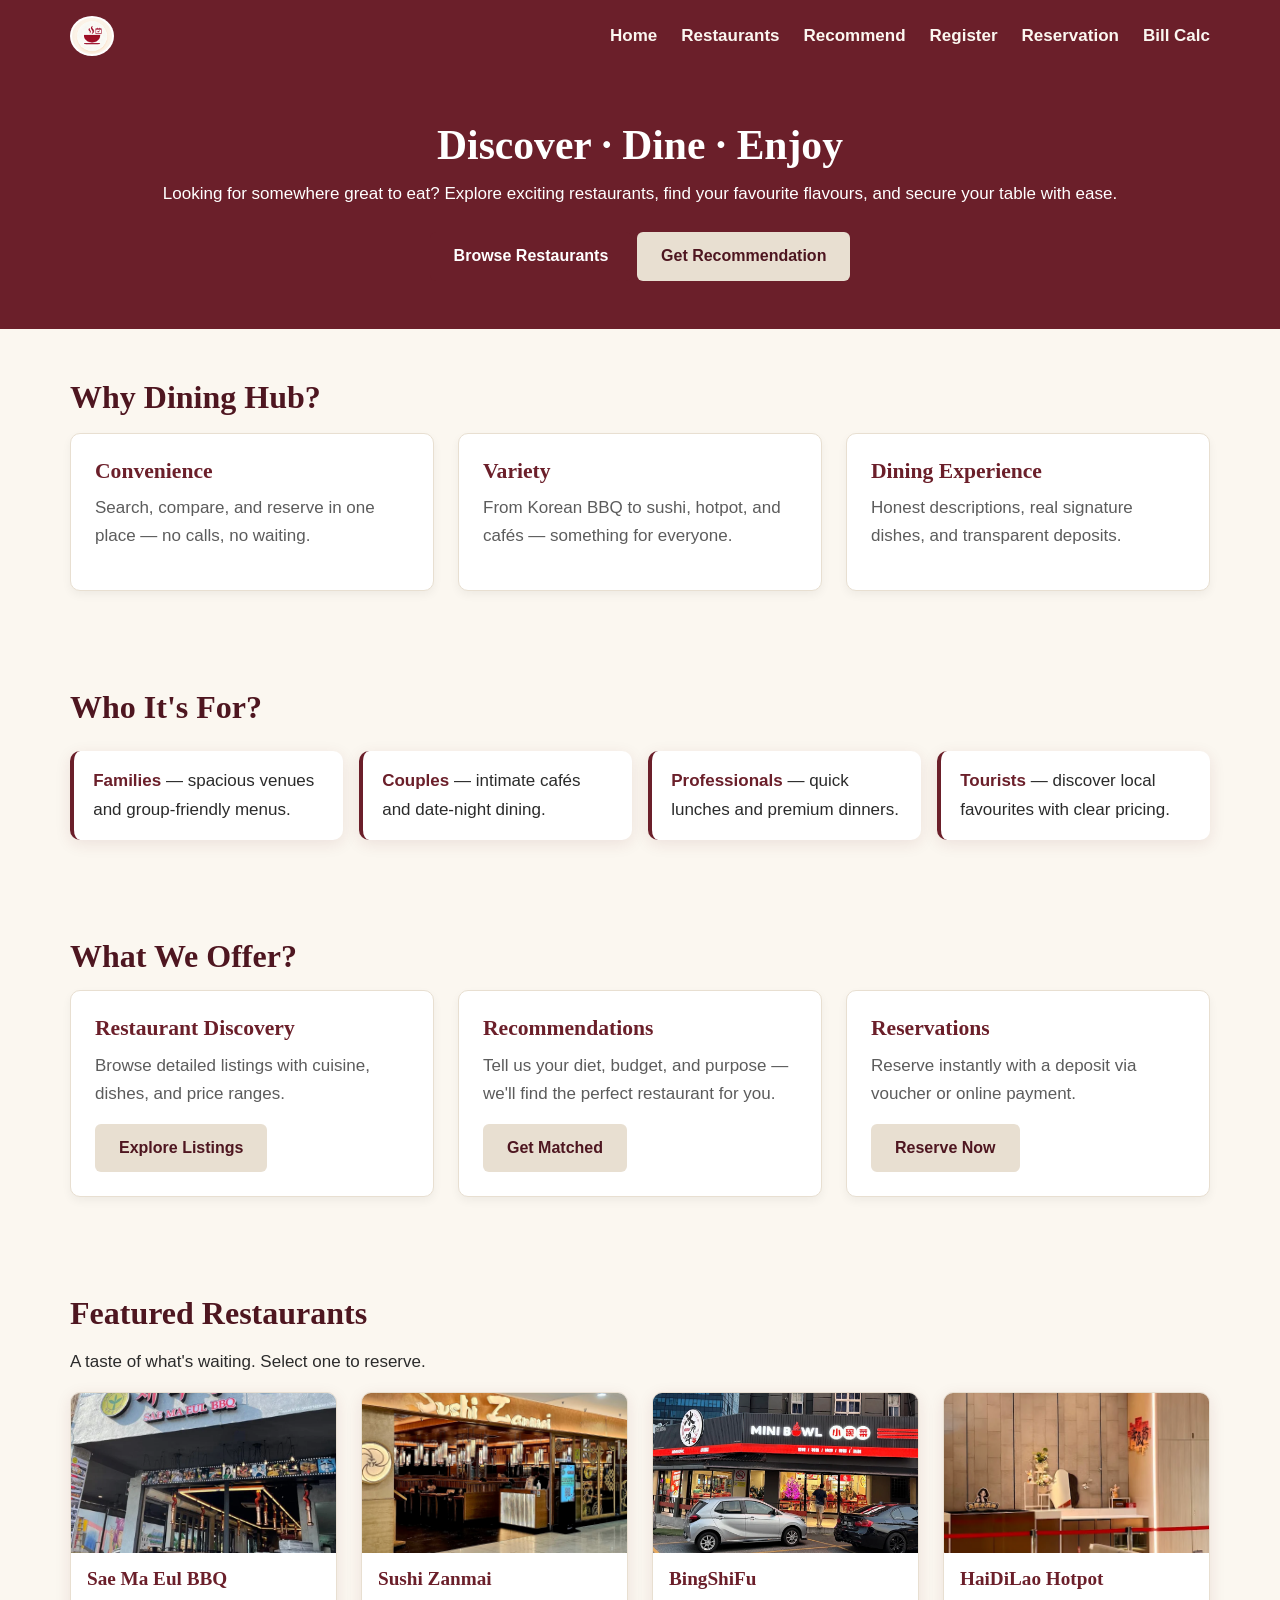
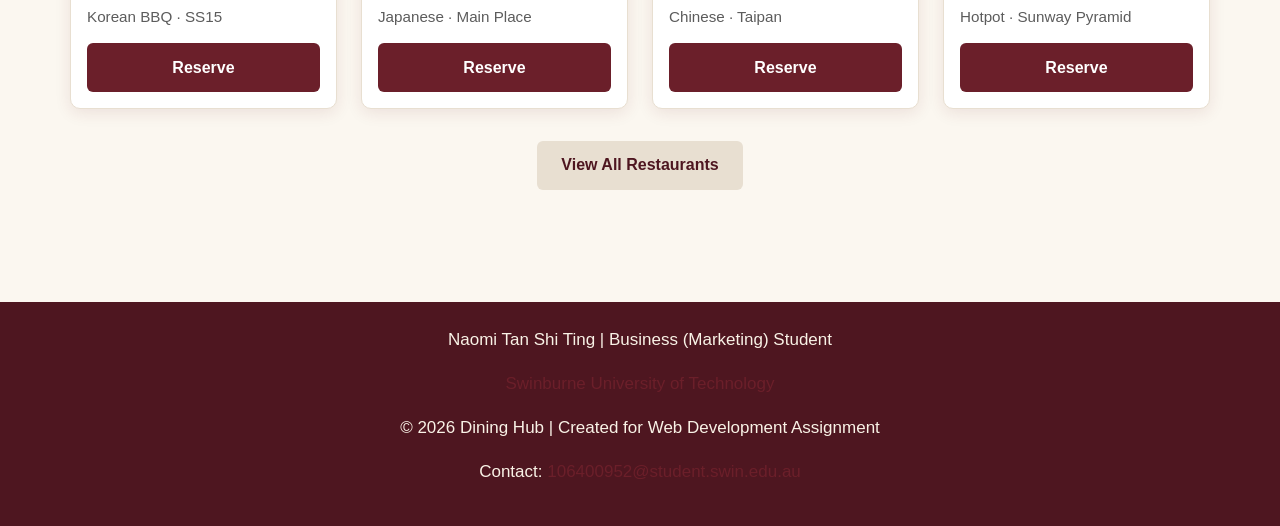
<file: wd_assign2_106400952/index.html>
<!DOCTYPE html>
<html lang="en">
<head>
    <meta charset="utf-8">
    <meta name="description" content="A personal website introducing Naomi">
    <meta name="keywords" content="Naomi, restaurants, recommendations, reservations, Malaysia">
    <meta name="author" content="Naomi Tan Shi Ting">
    <title>Dining Hub| Home</title>

    <link rel="stylesheet" href="css/style.css">
    <script src="js/script.js"></script>
</head>
<body>
    <header>
        <div class="container header-inner">
            <a href="index.html"><img src="image/logo.jpg" alt="Logo" class="logo"></a>
            <nav aria-label="Main navigation">
                <ul>
                    <li><a href="index.html">Home</a></li>
                    <li><a href="restaurants.html">Restaurants</a></li>
                    <li><a href="recommendations.html">Recommend</a></li>
                    <li><a href="register.html">Register</a></li>
                    <li><a href="reservations.html">Reservation</a></li>
                    <li><a href="bill.html">Bill Calc</a></li>
                </ul>
            </nav>
        </div>
    </header>

    <main>
        <section class="page-intro">
            <div class="intro-text">
                    <h1>Discover · Dine · Enjoy</h1>
                    <p>Looking for somewhere great to eat? Explore exciting restaurants, find your favourite flavours, and secure your table with ease.</p>
                    
                    <div style="margin-top: 1.5rem;">
                    <a href="restaurants.html" class="btn btn1">Browse Restaurants</a>
                    <a href="recommendations.html" class="btn btn2">Get Recommendation</a>
                </div>
            </div>
        </section>

        <section class="container">
            <h2>Why Dining Hub?</h2>
            <div class="card-grid" style="margin-top: 1rem;">
                <article class="card">
                    <h3>Convenience</h3>
                    <p>Search, compare, and reserve in one place — no calls, no waiting.</p>
                </article>

                <article class="card">
                    <h3>Variety</h3>
                    <p>From Korean BBQ to sushi, hotpot, and cafés — something for everyone.</p>
                </article>

                <article class="card">
                    <h3>Dining Experience</h3>
                    <p>Honest descriptions, real signature dishes, and transparent deposits.</p>
                </article>
            </div>
        </section>

        <section class="audience">
            <div class="container">
                <h2>Who It's For?</h2>
                <ul class="audience-list">
                    <li><strong>Families</strong> — spacious venues and group-friendly menus.</li>
                    <li><strong>Couples</strong> — intimate cafés and date-night dining.</li>
                    <li><strong>Professionals</strong> — quick lunches and premium dinners.</li>
                    <li><strong>Tourists</strong> — discover local favourites with clear pricing.</li>
                </ul>
            </div>
        </section>

        <section class="services">
            <div class="container">
                <h2>What We Offer?</h2>
                <div class="card-grid">
                    <article class="card">
                        <h3>Restaurant Discovery</h3>
                        <p>Browse detailed listings with cuisine, dishes, and price ranges.</p>
                        <a href="restaurants.html" class="btn btn2">Explore Listings</a>
                    </article>
                    <article class="card">
                        <h3>Recommendations</h3>
                        <p>Tell us your diet, budget, and purpose — we'll find the perfect restaurant for you.</p>
                        <a href="recommendations.html" class="btn btn2">Get Matched</a>
                    </article>
                    <article class="card">
                        <h3>Reservations</h3>
                        <p>Reserve instantly with a deposit via voucher or online payment.</p>
                        <a href="reservations.html" class="btn btn2">Reserve Now</a>
                    </article>
                </div>
            </div>
        </section>

        <section class="featured">
            <div class="container">
                <h2>Featured Restaurants</h2>
                <p class="section-intro">A taste of what's waiting. Select one to reserve.</p>
                <div class="card-grid featured-grid">

                    <article class="restaurant-card">
                        <img src="image/r1.png" alt="Sae Ma Eul">
                        <h3>Sae Ma Eul BBQ</h3>
                        <p class="cuisine">Korean BBQ · SS15</p>
                        <a href="reservations.html?restaurant=sae-ma-eul" class="btn btn1">Reserve</a>
                    </article>

                    <article class="restaurant-card">
                        <img src="image/r2.png" alt="Sushi Zanmai">
                        <h3>Sushi Zanmai</h3>
                        <p class="cuisine">Japanese · Main Place</p>
                        <a href="reservations.html?restaurant=sushi-zanmai" class="btn btn1">Reserve</a>
                    </article>

                    <article class="restaurant-card">
                        <img src="image/r3.png" alt="BingShiFu">
                        <h3>BingShiFu</h3>
                        <p class="cuisine">Chinese · Taipan</p>
                        <a href="reservations.html?restaurant=bingshifu" class="btn btn1">Reserve</a>
                    </article>

                    <article class="restaurant-card">
                        <img src="image/r5.png" alt="HaiDiLao">
                        <h3>HaiDiLao Hotpot</h3>
                        <p class="cuisine">Hotpot · Sunway Pyramid</p>
                        <a href="reservations.html?restaurant=haidilao" class="btn btn1">Reserve</a>
                    </article>

                </div>

                <p class="view-all">
                    <a href="restaurants.html" class="btn btn2">View All Restaurants</a>
                </p>
            </div>
        </section>


    </main>

    <footer clas="container">
        <p>Naomi Tan Shi Ting | Business (Marketing) Student</p>
        <p><a href="https://www.swinburne.edu.au/">Swinburne University of Technology</a></p>
        <p>&copy; 2026 Dining Hub | Created for Web Development Assignment</p>
        <p>Contact: <a href="mailto:106400952@student.swin.edu.au">106400952@student.swin.edu.au</a></p>
    </footer>
</body>
</html>
</file>
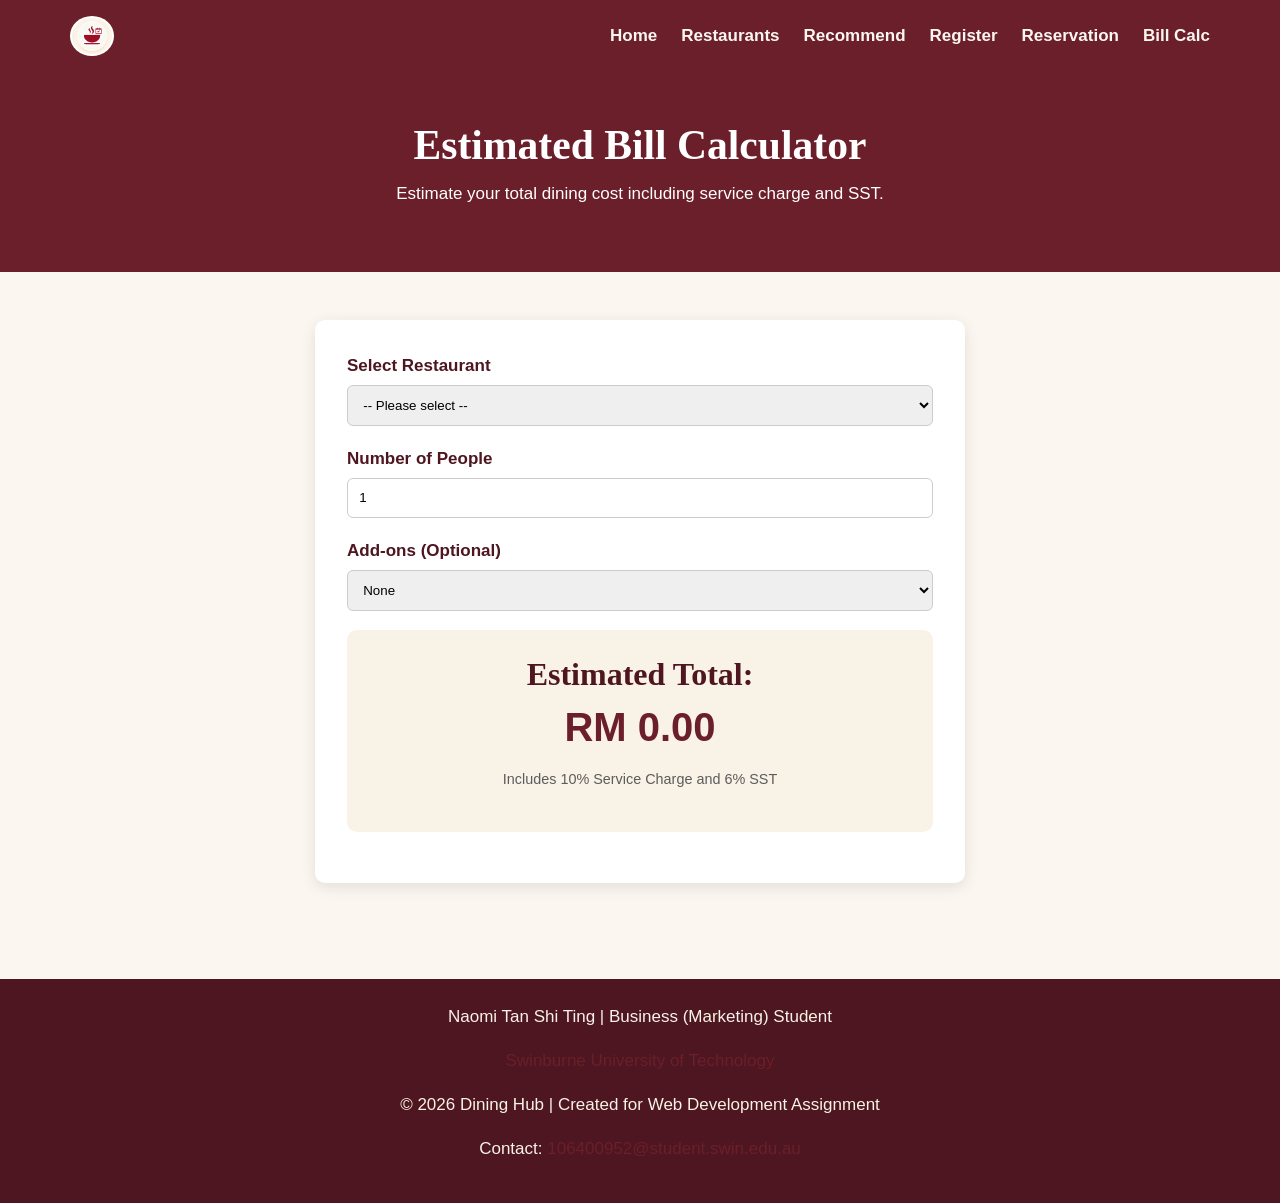
<file: wd_assign2_106400952/bill.html>
<!DOCTYPE html>
<html lang="en">
<head>
    <meta charset="utf-8">
    <meta name="description" content="Dining Hub - Estimated Bill Calculator">
    <title>Dining Hub | Bill Calculator</title>

    <link rel="stylesheet" href="css/style.css">
    <script src="js/script.js"></script>
</head>
<body>
    <header>
        <div class="container header-inner">
            <a href="index.html"><img src="image/logo.jpg" alt="Logo" class="logo"></a>
            <nav aria-label="Main navigation">
                <ul>
                    <li><a href="index.html">Home</a></li>
                    <li><a href="restaurants.html">Restaurants</a></li>
                    <li><a href="recommendations.html">Recommend</a></li>
                    <li><a href="register.html">Register</a></li>
                    <li><a href="reservations.html">Reservation</a></li>
                    <li><a href="bill.html">Bill Calc</a></li>
                </ul>
            </nav>
        </div>
    </header>

    <main>
        <section class="page-intro">
            <div class="container">
                <h1>Estimated Bill Calculator</h1>
                <p>Estimate your total dining cost including service charge and SST.</p>
            </div>
        </section>

        <section>
            <form id="billForm" class="styled-form">
                <div class="form-group">
                    <label for="calcRestaurant">Select Restaurant</label>
                    <select id="calcRestaurant">
                        <option value="">-- Please select --</option>
                        <option value="sae-ma-eul">Sae Ma Eul BBQ (Avg: RM 30/pax)</option>
                        <option value="sushi-zanmai">Sushi Zanmai (Avg: RM 30/pax)</option>
                        <option value="bingshifu">BingShiFu (Avg: RM 25/pax)</option>
                        <option value="blackbixon">Blackbixon Cafe (Avg: RM 40/pax)</option>
                        <option value="haidilao">HaiDiLao Hotpot (Avg: RM 80/pax)</option>
                        <option value="aoi-cafe">AOI Cafe (Avg: RM 30/pax)</option>
                    </select>
                </div>

                <div class="form-group">
                    <label for="calcPeople">Number of People</label>
                    <input type="number" id="calcPeople" min="1" value="1">
                </div>

                <div class="form-group">
                    <label for="calcAddons">Add-ons (Optional)</label>
                    <select id="calcAddons">
                        <option value="0">None</option>
                        <option value="5">Add Drinks (+RM 5/pax)</option>
                        <option value="10">Add Dessert (+RM 10/pax)</option>
                        <option value="15">Add Drinks & Dessert (+RM 15/pax)</option>
                    </select>
                </div>

                <div class="form-group" style="background-color: #F9F2E6; padding: 1.5rem; border-radius: 10px; text-align: center;">
                    <h2 style="margin-bottom: 0;">Estimated Total:</h2>
                    <div id="totalBill" style="font-size: 2.5rem; font-weight: bold; color: #6B1F2A;">RM 0.00</div>
                    <p style="font-size: 0.9rem; color: #5C5C5C; margin-top: 0.5rem;">Includes 10% Service Charge and 6% SST</p>
                </div>
            </form>
        </section>
    </main>

    <footer clas="site-footer">
        <p>Naomi Tan Shi Ting | Business (Marketing) Student</p>
        <p><a href="https://www.swinburne.edu.au/">Swinburne University of Technology</a></p>
        <p>&copy; 2026 Dining Hub | Created for Web Development Assignment</p>
        <p>Contact: <a href="mailto:106400952@student.swin.edu.au">106400952@student.swin.edu.au</a></p>
    </footer>
</body>
</html>
</file>
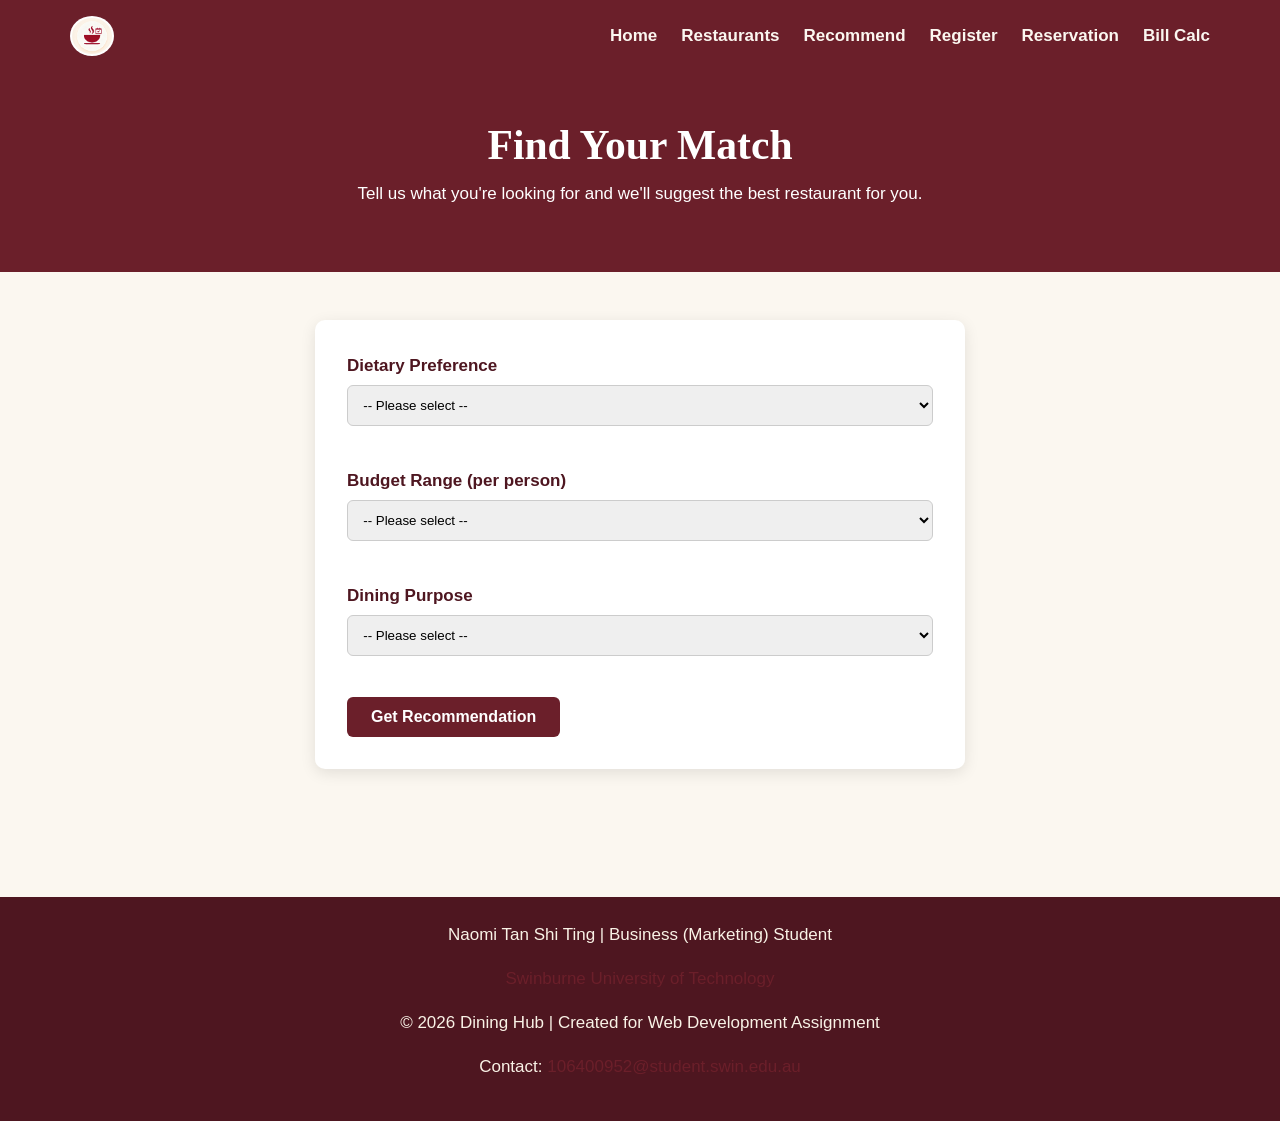
<file: wd_assign2_106400952/recommendations.html>
<!DOCTYPE html>
<html lang="en">
<head>
    <meta charset="utf-8">
    <meta name="description" content="A personal website introducing Naomi">
    <meta name="keywords" content="Naomi, restaurants, recommendations, reservations, Malaysia">
    <meta name="author" content="Naomi Tan Shi Ting">
    <title>Dining Hub| Register</title>

    <link rel="stylesheet" href="css/style.css">
    <script src="js/script.js"></script>
</head>
<body>
    <header>
        <div class="container header-inner">
            <a href="index.html"><img src="image/logo.jpg" alt="Logo" class="logo"></a>
            <nav aria-label="Main navigation">
                <ul>
                    <li><a href="index.html">Home</a></li>
                    <li><a href="restaurants.html">Restaurants</a></li>
                    <li><a href="recommendations.html">Recommend</a></li>
                    <li><a href="register.html">Register</a></li>
                    <li><a href="reservations.html">Reservation</a></li>
                    <li><a href="bill.html">Bill Calc</a></li>
                </ul>
            </nav>
        </div>
    </header>

    <main>
        <section class="page-intro">
            <div class="container">
                <h1>Find Your Match</h1>
                <p>Tell us what you're looking for and we'll suggest the best restaurant for you.</p>
            </div>
        </section>

        <section class="form-section">
            <div class="container">
                <form id="recommendForm" class="styled-form" novalidate>
                    <div class="form-group">
                        <label for="diet">Dietary Preference</label>
                        <select id="diet" name="diet" required>
                            <option value="">-- Please select --</option>
                            <option value="none">None</option>
                            <option value="vegan">Vegan</option>
                            <option value="halal">Halal</option>
                        </select>
                        <span class="error" id="dietError"></span>
                    </div>

                    <div class="form-group">
                        <label for="budget">Budget Range (per person)</label>
                        <select id="budget" name="budget" required>
                            <option value="">-- Please select --</option>
                            <option value="low">RM 20 and below</option>
                            <option value="mid">RM 21 – RM 40</option>
                            <option value="high">RM 41 and above</option>
                        </select>
                        <span class="error" id="budgetError"></span>
                    </div>

                    <div class="form-group">
                        <label for="purpose">Dining Purpose</label>
                        <select id="purpose" name="purpose" required>
                            <option value="">-- Please select --</option>
                            <option value="family">Family</option>
                            <option value="date">Date</option>
                            <option value="business">Business</option>
                        </select>
                        <span class="error" id="purposeError"></span>
                    </div>

                    <button type="submit" class="btn btn1">Get Recommendation</button>
                </form>

                <div id="recommendResult" class="recommend-result" aria-live="polite"></div>
            </div>
        </section>
    </main>

    <footer clas="site-footer">
        <p>Naomi Tan Shi Ting | Business (Marketing) Student</p>
        <p><a href="https://www.swinburne.edu.au/">Swinburne University of Technology</a></p>
        <p>&copy; 2026 Dining Hub | Created for Web Development Assignment</p>
        <p>Contact: <a href="mailto:106400952@student.swin.edu.au">106400952@student.swin.edu.au</a></p>
    </footer>
</body>
</html>
</file>
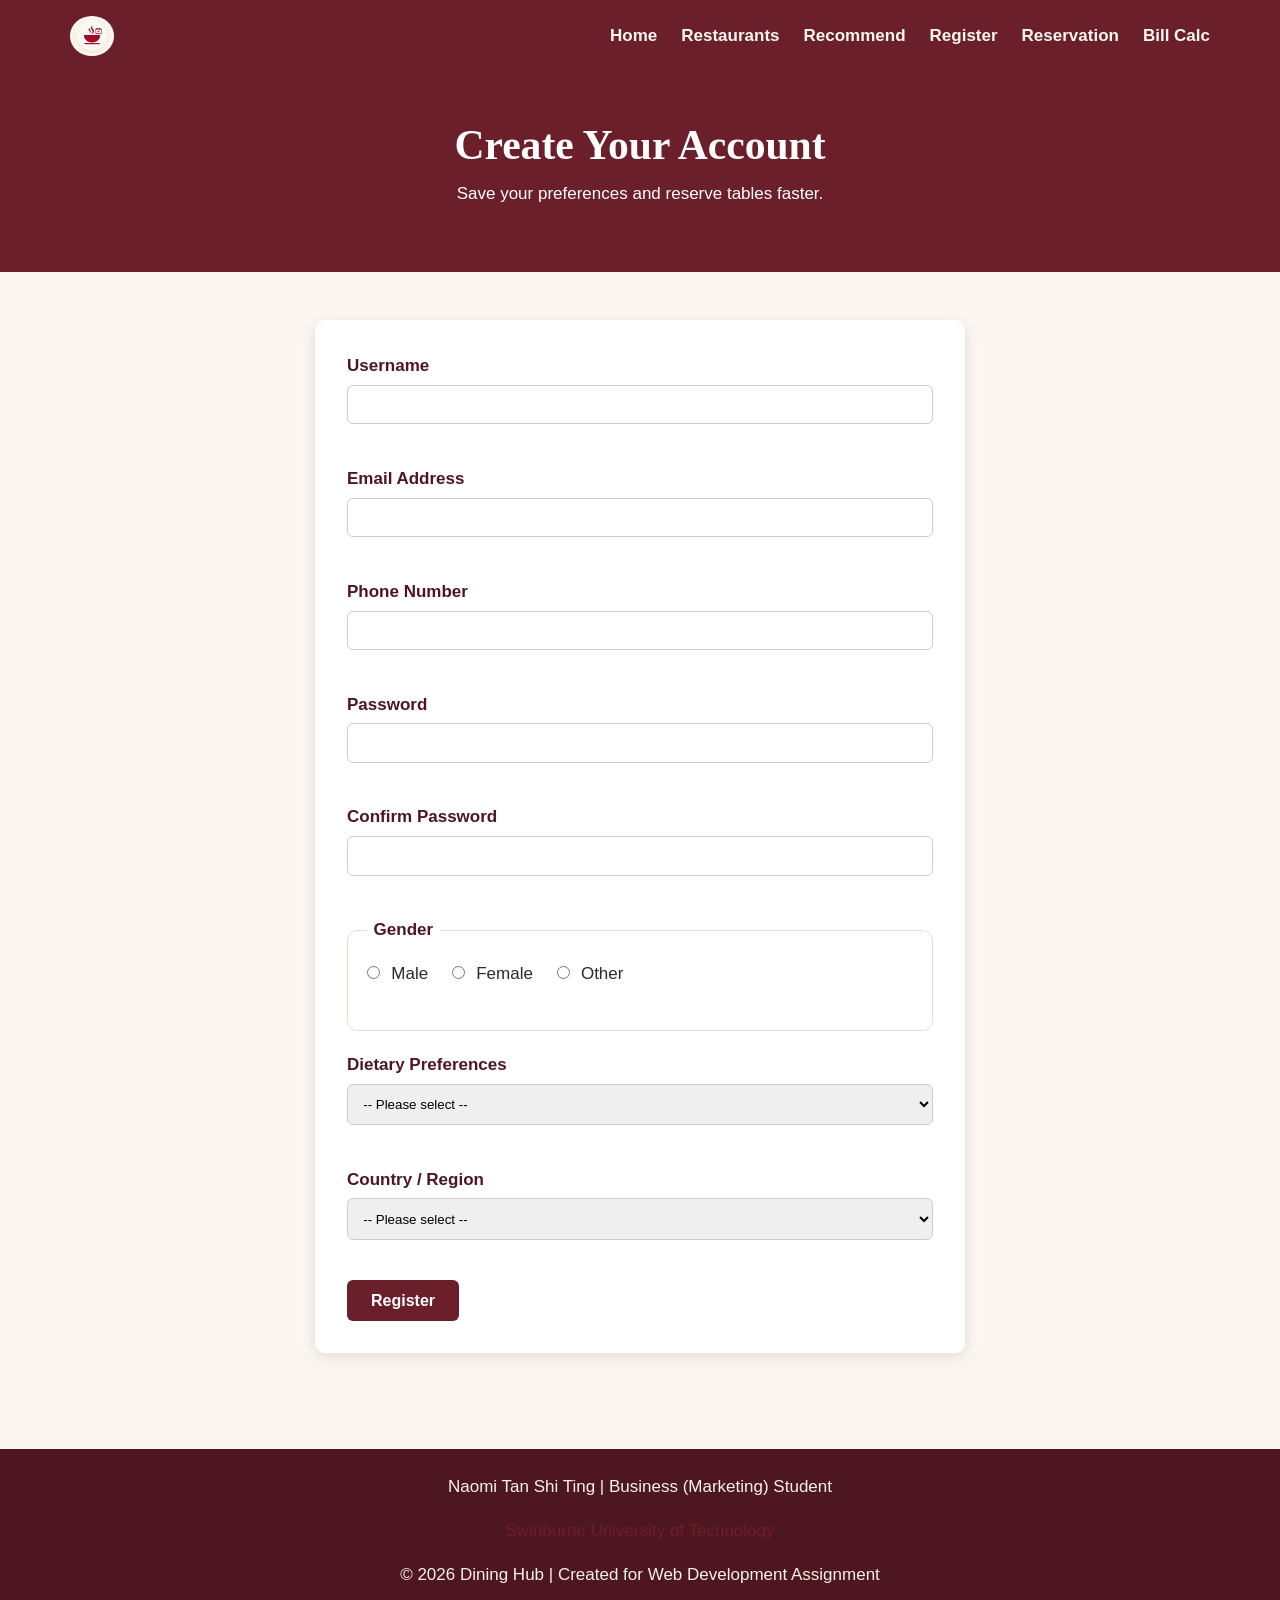
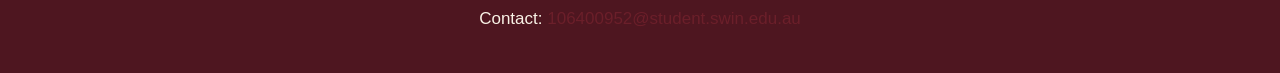
<file: wd_assign2_106400952/register.html>
<!DOCTYPE html>
<html lang="en">
<head>
    <meta charset="utf-8">
    <meta name="description" content="A personal website introducing Naomi">
    <meta name="keywords" content="Naomi, restaurants, recommendations, reservations, Malaysia">
    <meta name="author" content="Naomi Tan Shi Ting">
    <title>Dining Hub| Register</title>

    <link rel="stylesheet" href="css/style.css">
    <script src="js/script.js"></script>
</head>
<body>
    <header>
        <div class="container header-inner">
            <a href="index.html"><img src="image/logo.jpg" alt="Logo" class="logo"></a>
            <nav aria-label="Main navigation">
                <ul>
                    <li><a href="index.html">Home</a></li>
                    <li><a href="restaurants.html">Restaurants</a></li>
                    <li><a href="recommendations.html">Recommend</a></li>
                    <li><a href="register.html">Register</a></li>
                    <li><a href="reservations.html">Reservation</a></li>
                    <li><a href="bill.html">Bill Calc</a></li>
                </ul>
            </nav>
        </div>
    </header>

    <main>
        <section class="page-intro">
            <div class="container">
                <h1>Create Your Account</h1>
                <p>Save your preferences and reserve tables faster.</p>
            </div>
        </section>

        <section class="form-section">
            <div class="container">
                <form id="registerForm" class="styled-form" method="post" action="http://mercury.swin.edu.au/it000000/cos10005/regtest.php" novalidate>
                    <div class="form-group">
                        <label for="username">Username</label>
                        <input type="text" id="username" name="username" required
                            pattern="[A-Za-z0-9_]{5,}" title="At least 5 characters: letters, numbers, underscores">
                        <span class="error" id="usernameError"></span>
                    </div>

                    <div class="form-group">
                        <label for="email">Email Address</label>
                        <input type="email" id="email" name="email" required>
                        <span class="error" id="emailError"></span>
                    </div>

                    <div class="form-group">
                        <label for="phone">Phone Number</label>
                        <input type="tel" id="phone" name="phone" required
                            title="8–15 digits, numbers only">
                        <span class="error" id="phoneError"></span>
                    </div>

                    <div class="form-group">
                        <label for="password">Password</label>
                        <input type="password" id="password" name="password" required
                            title="Min 10 characters, with upper, lower, number, special character">
                        <span class="error" id="passwordError"></span>
                    </div>

                    <div class="form-group">
                        <label for="confirmPassword">Confirm Password</label>
                        <input type="password" id="confirmPassword" name="confirmPassword" required>
                        <span class="error" id="confirmPasswordError"></span>
                    </div>

                    <fieldset class="form-group">
                        <legend>Gender</legend>
                        <label><input type="radio" name="gender" value="m" required> Male</label>
                        <label><input type="radio" name="gender" value="f"> Female</label>
                        <label><input type="radio" name="gender" value="other"> Other</label>
                        <span class="error" id="genderError"></span>
                    </fieldset>

                    <div class="form-group">
                        <label for="dietary">Dietary Preferences</label>
                        <select id="dietary" name="dietary" required>
                            <option value="">-- Please select --</option>
                            <option value="none">None</option>
                            <option value="vegan">Vegan</option>
                            <option value="halal">Halal</option>
                        </select>
                        <span class="error" id="dietaryError"></span>
                    </div>

                    <div class="form-group">
                        <label for="country">Country / Region</label>
                        <select id="country" name="country" required>
                            <option value="">-- Please select --</option>
                            <option value="malaysia">Malaysia</option>
                            <option value="singapore">Singapore</option>
                            <option value="indonesia">Indonesia</option>
                            <option value="china">China</option>
                            <option value="thailand">Thailand</option>
                            <option value="other">Other</option>
                        </select>
                        <span class="error" id="countryError"></span>
                    </div>

                    <button type="submit" class="btn btn1">Register</button>
                </form>
            </div>
        </section>
    </main>

   <footer clas="site-footer">
        <p>Naomi Tan Shi Ting | Business (Marketing) Student</p>
        <p><a href="https://www.swinburne.edu.au/">Swinburne University of Technology</a></p>
        <p>&copy; 2026 Dining Hub | Created for Web Development Assignment</p>
        <p>Contact: <a href="mailto:106400952@student.swin.edu.au">106400952@student.swin.edu.au</a></p>
    </footer>
</body>
</html>
</file>
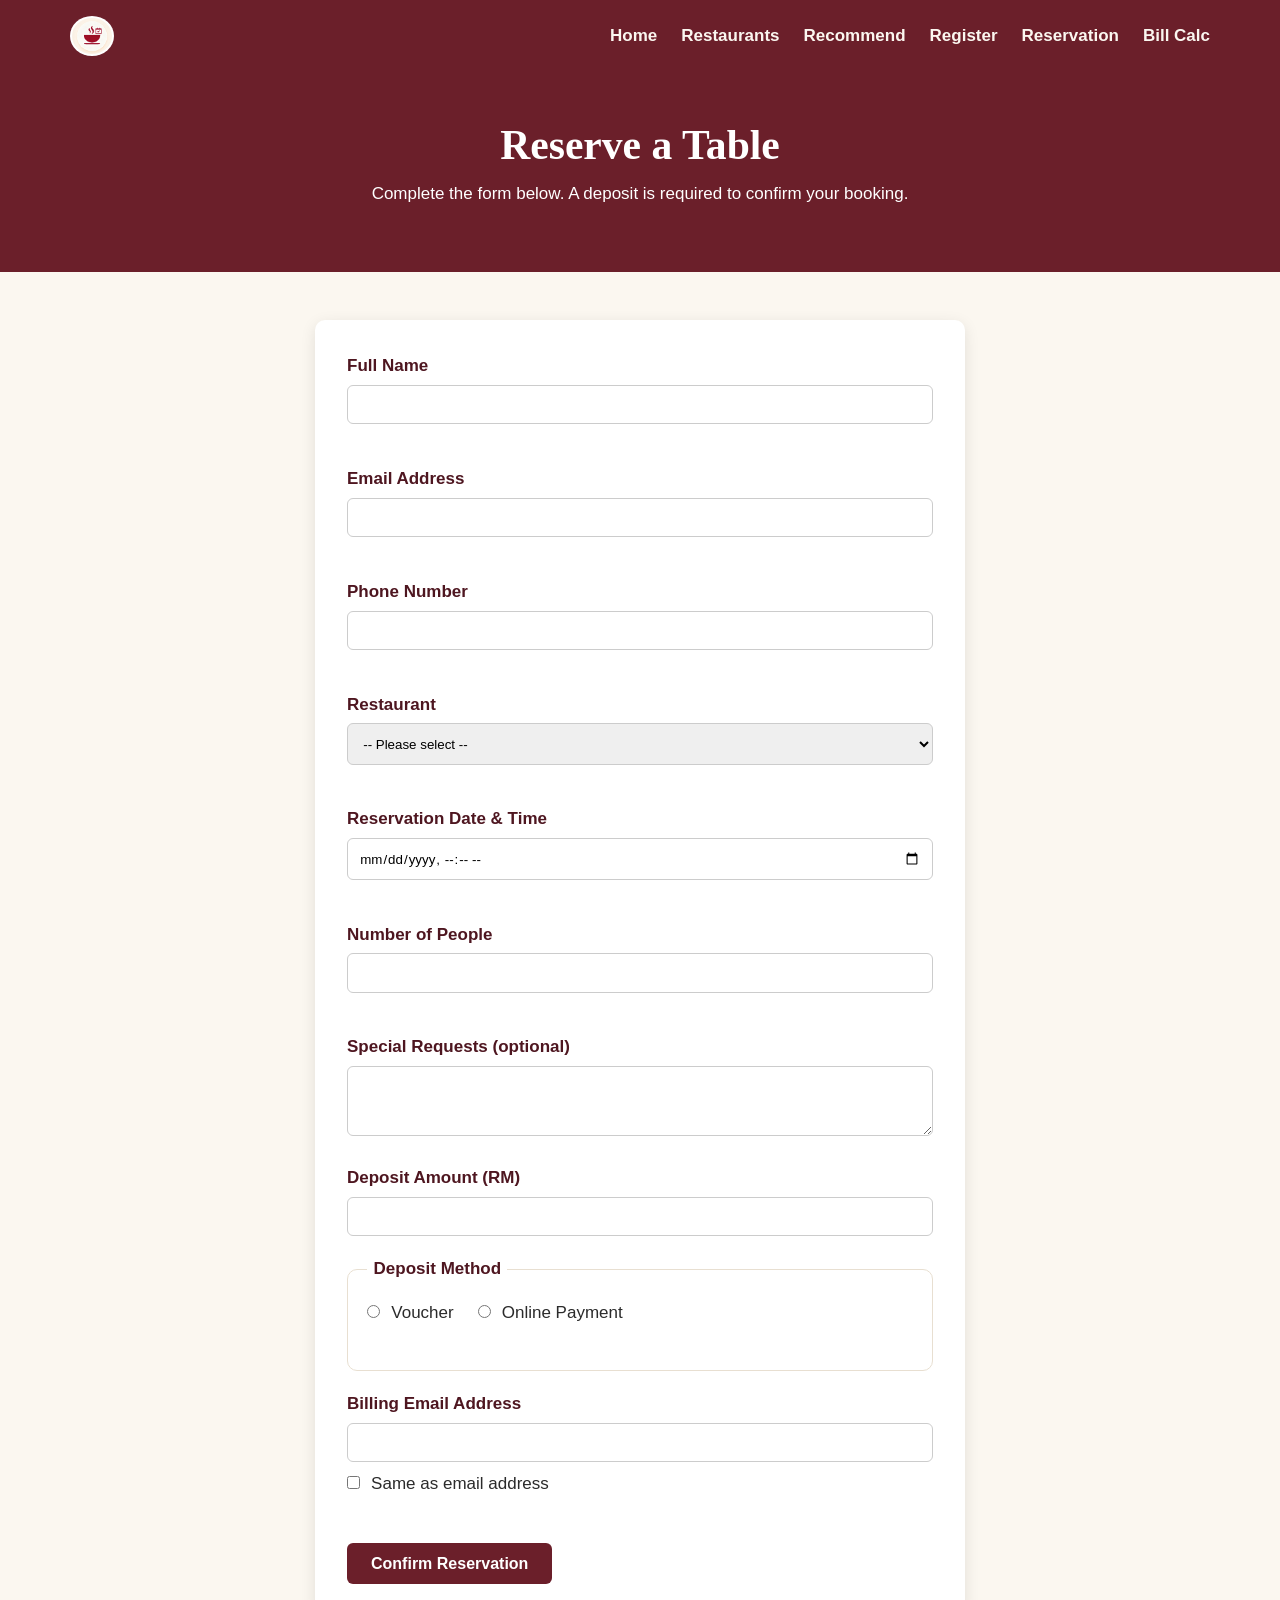
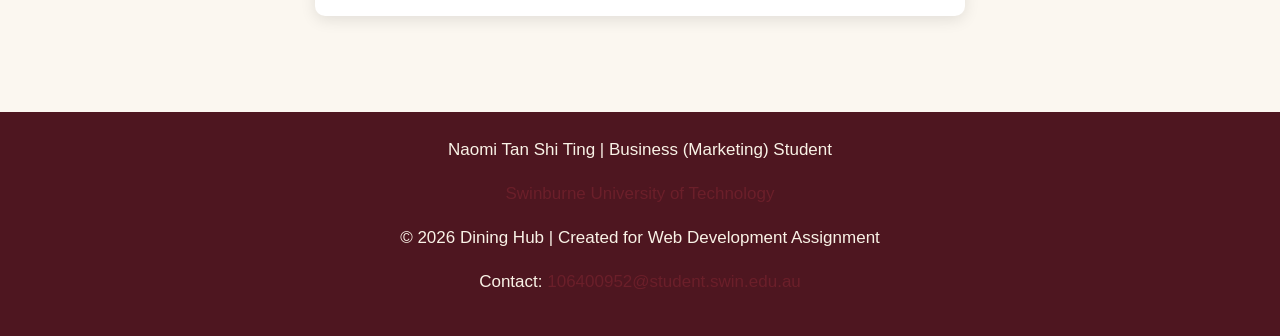
<file: wd_assign2_106400952/reservations.html>
<!DOCTYPE html>
<html lang="en">
<head>
    <meta charset="utf-8">
    <meta name="description" content="A personal website introducing Naomi">
    <meta name="keywords" content="Naomi, restaurants, recommendations, reservations, Malaysia">
    <meta name="author" content="Naomi Tan Shi Ting">
    <title>Dining Hub| Reservation</title>

    <link rel="stylesheet" href="css/style.css">
    <script src="js/script.js"></script>
</head>
<body>
    <header>
        <div class="container header-inner">
            <a href="index.html"><img src="image/logo.jpg" alt="Logo" class="logo"></a>
            <nav aria-label="Main navigation">
                <ul>
                    <li><a href="index.html">Home</a></li>
                    <li><a href="restaurants.html">Restaurants</a></li>
                    <li><a href="recommendations.html">Recommend</a></li>
                    <li><a href="register.html">Register</a></li>
                    <li><a href="reservations.html">Reservation</a></li>
                    <li><a href="bill.html">Bill Calc</a></li>
                </ul>
            </nav>
        </div>
    </header>

    <main>
        <section class="page-intro">
            <div class="container">
                <h1>Reserve a Table</h1>
                <p>Complete the form below. A deposit is required to confirm your booking.</p>
            </div>
        </section>

        <section class="form-section">
            <div class="container">
                <form id="reservationForm" class="styled-form" method="post" action="http://mercury.swin.edu.au/it000000/cos10005/regtest.php" novalidate>
                    <div class="form-group">
                        <label for="fullName">Full Name</label>
                        <input type="text" id="fullName" name="fName" required>
                        <span class="error" id="fullNameError"></span>
                    </div>

                    <div class="form-group">
                        <label for="resEmail">Email Address</label>
                        <input type="email" id="resEmail" name="resEmail" required>
                        <span class="error" id="resEmailError"></span>
                    </div>

                    <div class="form-group">
                        <label for="resPhone">Phone Number</label>
                        <input type="tel" id="resPhone" name="resPhone" title="At least 10 digits" required >
                        <span class="error" id="resPhoneError"></span>
                    </div>

                    <div class="form-group">
                        <label for="restaurant">Restaurant</label>
                        <select id="restaurant" name="restaurant" required>
                            <option value="">-- Please select --</option>
                            <option value="sae-ma-eul">Sae Ma Eul BBQ (SS15)</option>
                            <option value="sushi-zanmai">Sushi Zanmai (Main Place)</option>
                            <option value="bingshifu">BingShiFu (Taipan)</option>
                            <option value="blackbixon">Blackbixon (KL)</option>
                            <option value="haidilao">HaiDiLao Hotpot (Sunway Pyramid)</option>
                            <option value="aoi-cafe">AOI Cafe (USJ Heights)</option>
                        </select>
                        <span class="error" id="restaurantError"></span>
                    </div>

                    <div class="form-group">
                        <label for="resDate">Reservation Date &amp; Time</label>
                        <input type="datetime-local" id="resDate" name="resDate" required>
                        <span class="error" id="resDateError"></span>
                    </div>

                    <div class="form-group">
                        <label for="people">Number of People</label>
                        <input type="number" id="people" name="people" min="1" required>
                        <span class="error" id="peopleError"></span>
                    </div>

                    <div class="form-group">
                        <label for="requests">Special Requests (optional)</label>
                        <textarea id="requests" name="requests" rows="3"></textarea>
                    </div>

                    <div class="form-group">
                        <label for="deposit">Deposit Amount (RM)</label>
                        <input type="text" id="deposit" name="deposit" readonly value="">
                    </div>

                    <fieldset class="form-group">
                        <legend>Deposit Method</legend>
                        <label><input type="radio" name="payMethod" value="voucher" required> Voucher</label>
                        <label><input type="radio" name="payMethod" value="online" required> Online Payment</label>
                        <span class="error" id="payMethodError"></span>
                    </fieldset>

                    <div class="form-group" id="voucherGroup" hidden>
                        <label for="voucherCode">Voucher Code (12 digits)</label>
                        <input type="text" id="voucherCode" name="voucherCode" maxlength="12" title="12 digits">
                        <span class="error" id="voucherCodeError"></span>
                    </div>

                    <div id="onlinePaymentGroup" hidden>
                        <div class="form-group">
                            <label for="onlineMethod">Select Payment Type</label>
                            <select id="onlineMethod" name="onlineMethod">
                                <option value="">-- Please select --</option>
                                <option value="credit">Credit Card</option>
                                <option value="debit">Debit Card</option>
                                <option value="duitnow">DuitNow QR</option>
                            </select>
                            <span class="error" id="onlineMethodError"></span>
                        </div>

                        <div class="form-group" id="cardGroup" hidden>
                            <label for="cardNumber">Card Number</label>
                            <input type="text" id="cardNumber" name="cardNumber" title="Visa/Mastercard: 16 digits, Amex: 15 digits">
                            <span class="error" id="cardNumberError"></span>
                        </div>

                        <div class="form-group" id="duitnowGroup" hidden>
                            <label>Scan to Pay with DuitNow QR</label>
                            <div style="text-align: center; padding: 1.5rem; background: #fff; border: 2px dashed #6B1F2A; border-radius: 10px; max-width: 250px; margin: 0 auto;">
                                <img src="image/qr.png" alt="DuitNow QR Code" style="width: 100%; height: auto;">
                                <p style="font-size: 0.9rem; color: #555; margin-top: 15px; font-weight: bold;">Scan using your banking app</p>
                            </div>
                        </div>
                    </div>

                    <div class="form-group">
                        <label for="billingEmail">Billing Email Address</label>
                        <input type="email" id="billingEmail" name="billingEmail" required>
                        <label class="checkbox-label">
                            <input type="checkbox" id="sameAsEmail"> Same as email address
                        </label>
                        <span class="error" id="billingEmailError"></span>
                    </div>

                    <button type="submit" class="btn btn1">Confirm Reservation</button>
                </form>
            </div>
        </section>
    </main>

    <footer clas="site-footer">
        <p>Naomi Tan Shi Ting | Business (Marketing) Student</p>
        <p><a href="https://www.swinburne.edu.au/">Swinburne University of Technology</a></p>
        <p>&copy; 2026 Dining Hub | Created for Web Development Assignment</p>
        <p>Contact: <a href="mailto:106400952@student.swin.edu.au">106400952@student.swin.edu.au</a></p>
    </footer>
</body>
</html>
</file>
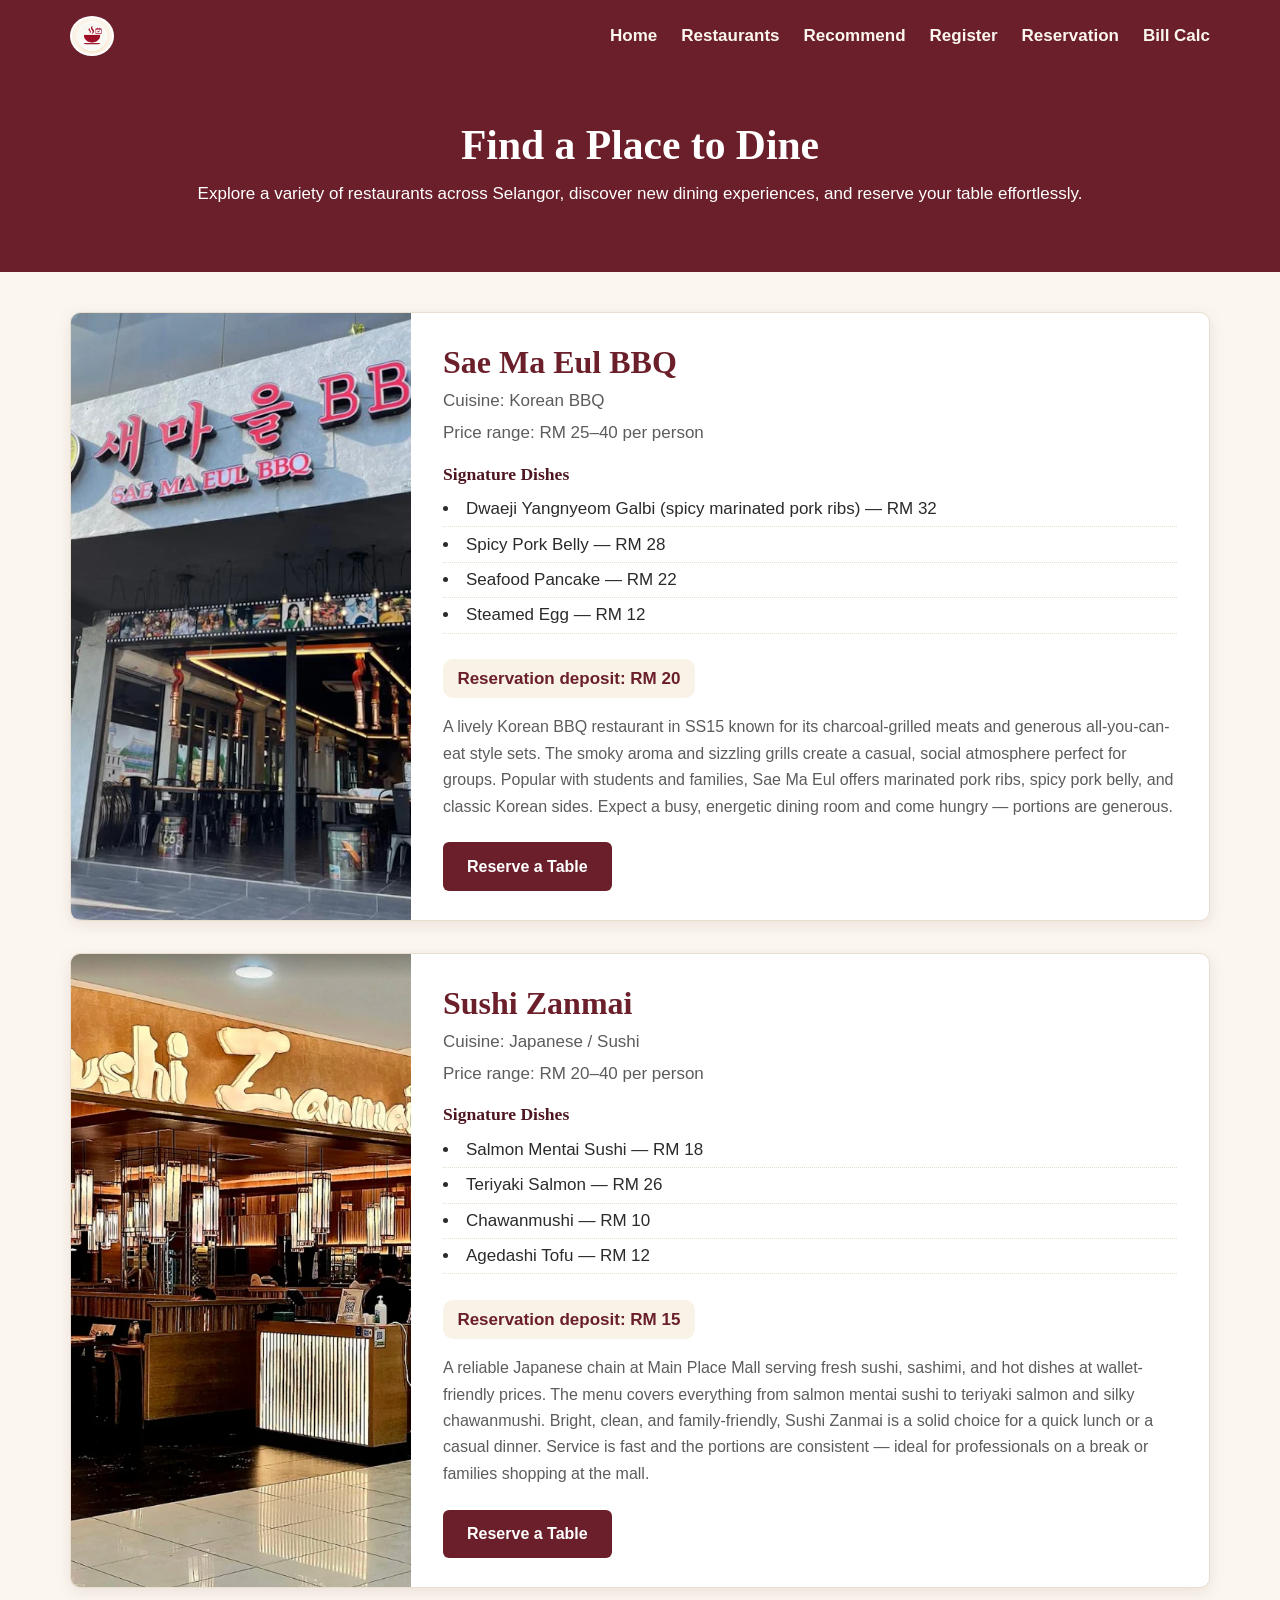
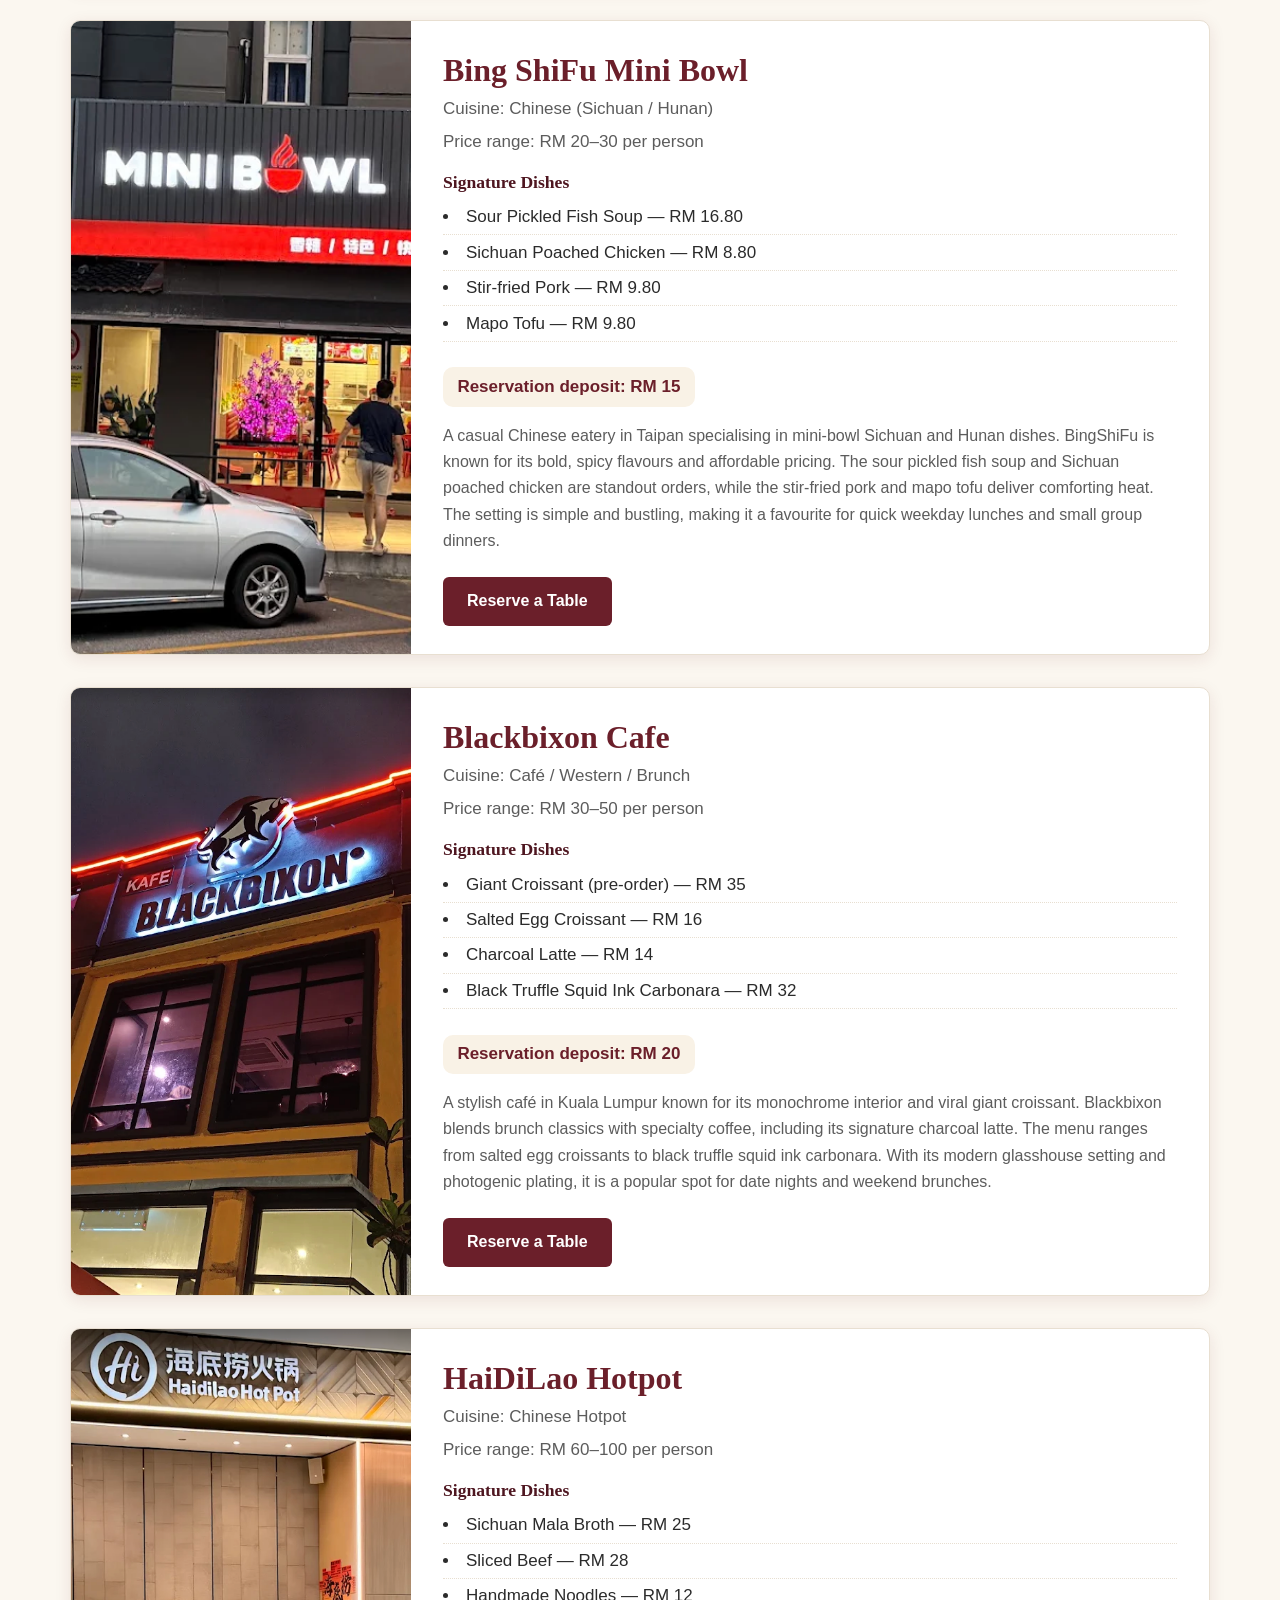
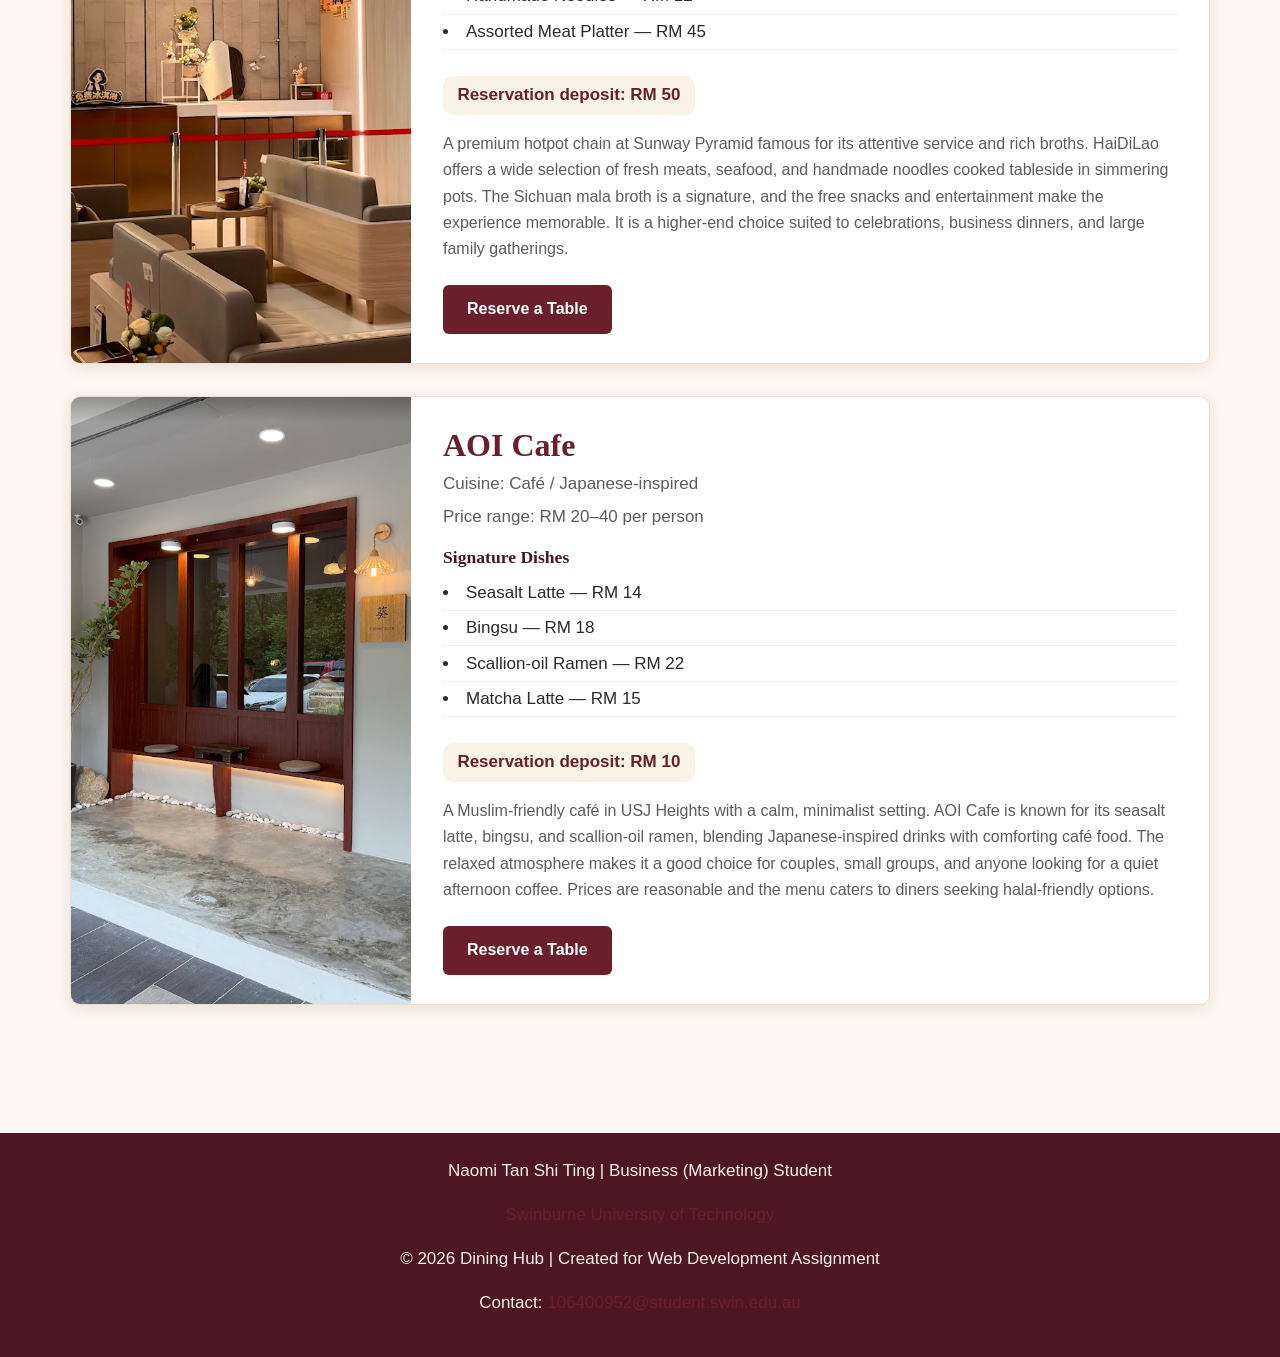
<file: wd_assign2_106400952/restaurants.html>
<!DOCTYPE html>
<html lang="en">
<head>
    <meta charset="utf-8">
    <meta name="description" content="A personal website introducing Naomi">
    <meta name="keywords" content="Naomi, restaurants, recommendations, reservations, Malaysia">
    <meta name="author" content="Naomi Tan Shi Ting">
    <title>Dining Hub| Restaurants</title>

    <link rel="stylesheet" href="css/style.css">
    <script src="js/script.js"></script>
</head>
<body>
    <header>
        <div class="container header-inner">
            <a href="index.html"><img src="image/logo.jpg" alt="Logo" class="logo"></a>
            <nav aria-label="Main navigation">
                <ul>
                    <li><a href="index.html">Home</a></li>
                    <li><a href="restaurants.html">Restaurants</a></li>
                    <li><a href="recommendations.html">Recommend</a></li>
                    <li><a href="register.html">Register</a></li>
                    <li><a href="reservations.html">Reservation</a></li>
                    <li><a href="bill.html">Bill Calc</a></li>
                </ul>
            </nav>
        </div>
    </header>

    <main>
        <section class="page-intro">
            <div class="container">
                <h1>Find a Place to Dine</h1>
                <p>Explore a variety of restaurants across Selangor, discover new dining experiences, and reserve your table effortlessly.</p>
            </div>
        </section>

        <section class="restaurant-list">
            <div class="container">
                <article class="restaurant-detail">
                    <img src="image/r1.png" alt="Sae Ma Eul">
                    <div class="restaurant-info">
                        <h2><a href="https://share.google/W6AbuVbiM5RjGWJRX">Sae Ma Eul BBQ</a></h2>
                        <p class="cuisine">Cuisine: Korean BBQ</p>
                        <p class="price-range">Price range: RM 25–40 per person</p>
                        <h3>Signature Dishes</h3>
                        <ul>
                            <li>Dwaeji Yangnyeom Galbi (spicy marinated pork ribs) — RM 32</li>
                            <li>Spicy Pork Belly — RM 28</li>
                            <li>Seafood Pancake — RM 22</li>
                            <li>Steamed Egg — RM 12</li>
                        </ul>
                        <p class="deposit">Reservation deposit: RM 20</p>
                        <p class="description">
                            A lively Korean BBQ restaurant in SS15 known for its charcoal-grilled
                            meats and generous all-you-can-eat style sets. The smoky aroma and
                            sizzling grills create a casual, social atmosphere perfect for groups.
                            Popular with students and families, Sae Ma Eul offers marinated pork
                            ribs, spicy pork belly, and classic Korean sides. Expect a busy,
                            energetic dining room and come hungry — portions are generous.
                        </p>
                        <a href="reservations.html?restaurant=sae-ma-eul" class="btn btn1">Reserve a Table</a>
                    </div>
                </article>

                <article class="restaurant-detail">
                    <img src="image/r2.png" alt="Sushi Zanmai">
                    <div class="restaurant-info">
                        <h2><a href="https://share.google/q4n4V5G9yEjTeIxMY">Sushi Zanmai</a></h2>
                        <p class="cuisine">Cuisine: Japanese / Sushi</p>
                        <p class="price-range">Price range: RM 20–40 per person</p>
                        <h3>Signature Dishes</h3>
                        <ul>
                            <li>Salmon Mentai Sushi — RM 18</li>
                            <li>Teriyaki Salmon — RM 26</li>
                            <li>Chawanmushi — RM 10</li>
                            <li>Agedashi Tofu — RM 12</li>
                        </ul>
                        <p class="deposit">Reservation deposit: RM 15</p>
                        <p class="description">
                            A reliable Japanese chain at Main Place Mall serving fresh sushi,
                            sashimi, and hot dishes at wallet-friendly prices. The menu covers
                            everything from salmon mentai sushi to teriyaki salmon and silky
                            chawanmushi. Bright, clean, and family-friendly, Sushi Zanmai is a
                            solid choice for a quick lunch or a casual dinner. Service is fast
                            and the portions are consistent — ideal for professionals on a
                            break or families shopping at the mall.
                        </p>
                        <a href="reservations.html?restaurant=sushi-zanmai" class="btn btn1">Reserve a Table</a>
                    </div>
                </article>

                <article class="restaurant-detail">
                    <img src="image/r3.png" alt="BingShiFu">
                    <div class="restaurant-info">
                        <h2><a href="https://share.google/t2vumG1REY1roQGWC">Bing ShiFu Mini Bowl</a></h2>
                        <p class="cuisine">Cuisine: Chinese (Sichuan / Hunan)</p>
                        <p class="price-range">Price range: RM 20–30 per person</p>
                        <h3>Signature Dishes</h3>
                        <ul>
                            <li>Sour Pickled Fish Soup — RM 16.80</li>
                            <li>Sichuan Poached Chicken — RM 8.80</li>
                            <li>Stir-fried Pork — RM 9.80</li>
                            <li>Mapo Tofu — RM 9.80</li>
                        </ul>
                        <p class="deposit">Reservation deposit: RM 15</p>
                        <p class="description">
                            A casual Chinese eatery in Taipan specialising in mini-bowl Sichuan
                            and Hunan dishes. BingShiFu is known for its bold, spicy flavours
                            and affordable pricing. The sour pickled fish soup and Sichuan
                            poached chicken are standout orders, while the stir-fried pork and
                            mapo tofu deliver comforting heat. The setting is simple and
                            bustling, making it a favourite for quick weekday lunches and
                            small group dinners.
                        </p>
                        <a href="reservations.html?restaurant=bingshifu" class="btn btn1">Reserve a Table</a>
                    </div>
                </article>

                <article class="restaurant-detail">
                    <img src="image/r4.png" alt="Blackbixon">
                    <div class="restaurant-info">
                        <h2><a href="https://share.google/7KtqKFoEoDgVlaJfc">Blackbixon Cafe</a></h2>
                        <p class="cuisine">Cuisine: Café / Western / Brunch</p>
                        <p class="price-range">Price range: RM 30–50 per person</p>
                        <h3>Signature Dishes</h3>
                        <ul>
                            <li>Giant Croissant (pre-order) — RM 35</li>
                            <li>Salted Egg Croissant — RM 16</li>
                            <li>Charcoal Latte — RM 14</li>
                            <li>Black Truffle Squid Ink Carbonara — RM 32</li>
                        </ul>
                        <p class="deposit">Reservation deposit: RM 20</p>
                        <p class="description">
                            A stylish café in Kuala Lumpur known for its monochrome interior
                            and viral giant croissant. Blackbixon blends brunch classics with
                            specialty coffee, including its signature charcoal latte. The menu
                            ranges from salted egg croissants to black truffle squid ink
                            carbonara. With its modern glasshouse setting and photogenic
                            plating, it is a popular spot for date nights and weekend brunches.
                        </p>
                        <a href="reservations.html?restaurant=blackbixon" class="btn btn1">Reserve a Table</a>
                    </div>
                </article>

                <article class="restaurant-detail">
                    <img src="image/r5.png" alt="HaiDiLao">
                    <div class="restaurant-info">
                        <h2><a href="https://share.google/2ktVgiIKI3z6LMTw6">HaiDiLao Hotpot</a></h2>
                        <p class="cuisine">Cuisine: Chinese Hotpot</p>
                        <p class="price-range">Price range: RM 60–100 per person</p>
                        <h3>Signature Dishes</h3>
                        <ul>
                            <li>Sichuan Mala Broth — RM 25</li>
                            <li>Sliced Beef — RM 28</li>
                            <li>Handmade Noodles — RM 12</li>
                            <li>Assorted Meat Platter — RM 45</li>
                        </ul>
                        <p class="deposit">Reservation deposit: RM 50</p>
                        <p class="description">
                            A premium hotpot chain at Sunway Pyramid famous for its attentive
                            service and rich broths. HaiDiLao offers a wide selection of fresh
                            meats, seafood, and handmade noodles cooked tableside in simmering
                            pots. The Sichuan mala broth is a signature, and the free snacks
                            and entertainment make the experience memorable. It is a
                            higher-end choice suited to celebrations, business dinners, and
                            large family gatherings.
                        </p>
                        <a href="reservations.html?restaurant=haidilao" class="btn btn1">Reserve a Table</a>
                    </div>
                </article>

                <article class="restaurant-detail">
                    <img src="image/r6.png" alt="AOI Cafe">
                    <div class="restaurant-info">
                        <h2><a href="https://share.google/bsbBbpQgyR2WjvoRV">AOI Cafe</a></h2>
                        <p class="cuisine">Cuisine: Café / Japanese-inspired</p>
                        <p class="price-range">Price range: RM 20–40 per person</p>
                        <h3>Signature Dishes</h3>
                        <ul>
                            <li>Seasalt Latte — RM 14</li>
                            <li>Bingsu — RM 18</li>
                            <li>Scallion-oil Ramen — RM 22</li>
                            <li>Matcha Latte — RM 15</li>
                        </ul>
                        <p class="deposit">Reservation deposit: RM 10</p>
                        <p class="description">
                            A Muslim-friendly café in USJ Heights with a calm, minimalist
                            setting. AOI Cafe is known for its seasalt latte, bingsu, and
                            scallion-oil ramen, blending Japanese-inspired drinks with
                            comforting café food. The relaxed atmosphere makes it a good
                            choice for couples, small groups, and anyone looking for a quiet
                            afternoon coffee. Prices are reasonable and the menu caters to
                            diners seeking halal-friendly options.
                        </p>
                        <a href="reservations.html?restaurant=aoi-cafe" class="btn btn1">Reserve a Table</a>
                    </div>
                </article>

            </div>
        </section>
    </main>

    <footer clas="site-footer">
        <p>Naomi Tan Shi Ting | Business (Marketing) Student</p>
        <p><a href="https://www.swinburne.edu.au/">Swinburne University of Technology</a></p>
        <p>&copy; 2026 Dining Hub | Created for Web Development Assignment</p>
        <p>Contact: <a href="mailto:106400952@student.swin.edu.au">106400952@student.swin.edu.au</a></p>
    </footer>
</body>
</html>
</file>
<file: wd_assign2_106400952/css/style.css>
* {
    margin: 0;
    padding: 0;
    box-sizing: border-box;
}

body {
    font-family: 'Segoe UI', Arial, Helvetica, sans-serif;
    font-size: 17px;
    line-height: 1.65;
    color: #2B2B2B;
    background-color: #FBF7F0;
}

img {
    max-width: 100%;
    display: block;
}

a {
    color: #6B1F2A;
    text-decoration: none;
}

a:hover,
a:focus {
    color: #8C2D3A;
    text-decoration: underline;
}

h1, h2, h3, h4 {
    font-family: Georgia, 'Times New Roman', serif;
    color: #4E1620;
    line-height: 1.25;
}

h1 { font-size: 2.6rem; margin-bottom: 1rem; }
h2 { font-size: 2rem;   margin-bottom: 0.9rem; }
h3 { font-size: 1.35rem; margin-bottom: 0.6rem; }

p { margin-bottom: 1rem; }

ul { list-style-position: inside; }

.container {
    width: 90%;
    max-width: 1140px;
    margin: 0 auto;
}

/*header*/
header { 
    background: #6B1F2A; 
    padding: 1rem 0; 
    position: sticky; 
    top: 0; 
    z-index: 100; }

.header-inner { 
    display: flex; 
    justify-content: space-between; 
    align-items: center; 
    flex-wrap: wrap; }

.logo { 
    height: 40px; 
    background: #fff; 
    border-radius: 50%; 
    padding: 2px; }

/*nav*/
nav ul { 
    list-style: none; 
    display: flex; 
    gap: 1.5rem; }

nav a { color: #FBF7F0; 
    font-weight: bold; 
    padding-bottom: 5px; 
    border-bottom: 2px solid transparent; }

nav a:hover { border-bottom-color: #FBF7F0; }

/* Buttons */
.btn {
    display: inline-block;
    padding: 0.75rem 1.6rem;
    border-radius: 10px;
    font-weight: 600;
    font-size: 1rem;
    text-align: center;
    cursor: pointer;
    border: 2px solid transparent;
    transition: background-color 0.2s ease, color 0.2s ease, border-color 0.2s ease;
    text-decoration: none;
}

/*section*/
section { 
    padding: 3rem 0; }

.page-intro { 
    background: #6B1F2A; 
    color: #fff; 
    text-align: center; }

.page-intro h1 { 
    color: #fff; 
    margin-bottom: 0.5rem; }

/*card*/
.card-grid { 
    display: grid; 
    grid-template-columns: repeat(auto-fit, minmax(280px, 1fr)); 
    gap: 1.5rem; }

.card { 
    background: #fff; 
    border: 1px solid #E8DFD1; 
    border-radius: 10px; 
    padding: 1.5rem; 
    box-shadow: 0 4px 10px rgba(0,0,0,0.05); }

.card:hover {
    transform: translateY(-4px);
    box-shadow: 0 8px 24px rgba(107, 31, 42, 0.16);
}

.card h3 {
    color: #6B1F2A;
    margin-bottom: 0.6rem;
}

.card p {
    color: #5C5C5C;
    margin-bottom: 1rem;
}

/* Forms */
.styled-form { 
    background: #fff; 
    padding: 2rem; 
    border-radius: 10px; 
    max-width: 650px; 
    margin: 0 auto; 
    box-shadow: 0 4px 15px rgba(0,0,0,0.1); }

.form-group { 
    margin-bottom: 1.2rem; }

.form-group label { 
    display: block; 
    font-weight: bold; 
    margin-bottom: 0.3rem; 
    color: #4E1620; }

input[type="text"], 
input[type="email"], 
input[type="tel"], 
input[type="password"], 
input[type="number"], 
input[type="datetime-local"], 
select, textarea { 
    width: 100%; 
    padding: 0.7rem; 
    border: 1px solid #ccc; 
    border-radius: 6px; 
    font-family: inherit; }

input:focus, select:focus { 
    outline: none; 
    border-color: #6B1F2A; 
    box-shadow: 0 0 5px rgba(107, 31, 42, 0.3); }

.error { 
    color: #B00020; 
    font-size: 0.85rem; 
    font-weight: bold; 
    display: block; 
    margin-top: 0.2rem; }

.invalid { 
    border-color: #B00020; 
    background-color: #fdf0f0; }

/* Buttons */

.btn { 
    display: inline-block; 
    padding: 0.7rem 1.5rem; 
    border-radius: 6px; 
    font-weight: bold; 
    cursor: pointer; 
    border: none; 
    text-align: center; }

.btn1 { 
    background: #6B1F2A; 
    color: #fff; }

.btn1:hover { 
    background: #4E1620; 
    color: #fff; }

.btn2 { 
    background: #E8DFD1; 
    color: #4E1620; }

.btn2:hover { 
    background: #d6c6ac; 
}

/* Audience list */
.audience-list {
    list-style: none;
    display: grid;
    grid-template-columns: repeat(auto-fit, minmax(240px, 1fr));
    gap: 1rem;
    margin-top: 1.5rem;
}

.audience-list li {
    background-color: #FFFFFF;
    border-left: 4px solid #6B1F2A;
    border-radius: 10px;
    padding: 1rem 1.2rem;
    box-shadow: 0 4px 16px rgba(107, 31, 42, 0.10);
}

.audience-list strong {
    color: #6B1F2A;
}

/* Featured restaurant  */
.featured-grid {
    grid-template-columns: repeat(auto-fit, minmax(220px, 1fr));
}

.restaurant-card {
    background-color: #FFFFFF;
    border: 1px solid #E8DFD1;
    border-radius: 10px;
    overflow: hidden;
    box-shadow: 0 4px 16px rgba(107, 31, 42, 0.10);
    display: flex;
    flex-direction: column;
    transition: transform 0.2s ease, box-shadow 0.2s ease;
}

.restaurant-card:hover {
    transform: translateY(-4px);
    box-shadow: 0 8px 24px rgba(107, 31, 42, 0.16);
}

.restaurant-card img {
    width: 100%;
    height: 160px;
    object-fit: cover;
}

.restaurant-card h3 {
    font-size: 1.2rem;
    color: #6B1F2A;
    padding: 0.9rem 1rem 0.2rem;
}

.restaurant-card .cuisine {
    color: #5C5C5C;
    font-size: 0.95rem;
    padding: 0 1rem;
    margin-bottom: 0.9rem;
}

.restaurant-card .btn {
    margin: auto 1rem 1rem;
}

.view-all {
    text-align: center;
    margin-top: 2rem;
}


/* restaurant */
.restaurant-list {
    padding-top: 2.5rem;
    padding-bottom: 3rem;
}

.restaurant-detail {
    display: flex;
    gap: 2rem;
    background-color: #FFFFFF;
    border: 1px solid #E8DFD1;
    border-radius: 10px;
    box-shadow: 0 4px 16px rgba(107, 31, 42, 0.10);
    overflow: hidden;
    margin-bottom: 2rem;
}

.restaurant-detail img {
    width: 340px;
    min-height: 100%;
    object-fit: cover;
    flex-shrink: 0;
}

.restaurant-info {
    padding: 1.8rem 2rem 1.8rem 0;
    flex: 1;
}

.restaurant-info h2 {
    color: #6B1F2A;
    margin-bottom: 0.3rem;
}

.restaurant-info .cuisine,
.restaurant-info .price-range {
    color: #5C5C5C;
    margin-bottom: 0.3rem;
}

.restaurant-info h3 {
    font-size: 1.1rem;
    color: #4E1620;
    margin-top: 1rem;
    margin-bottom: 0.4rem;
}

.restaurant-info ul {
    margin-bottom: 1rem;
    color: #2B2B2B;
}

.restaurant-info ul li {
    padding: 0.2rem 0;
    border-bottom: 1px dotted #E8DFD1;
}

.restaurant-info .deposit {
    font-weight: 700;
    color: #6B1F2A;
    background-color: #F9F2E6;
    display: inline-block;
    padding: 0.35rem 0.9rem;
    border-radius: 10px;
    margin: 0.6rem 0 1rem;
}

.restaurant-info .description {
    color: #5C5C5C;
    font-size: 1rem;
    margin-bottom: 1.4rem;
}

/* radio + checkbox groups */
.form-group fieldset,
fieldset.form-group {
    border: 1px solid #E8DFD1;
    border-radius: 10px;
    padding: 1rem 1.2rem;
}

fieldset.form-group legend {
    font-weight: 600;
    color: #4E1620;
    padding: 0 0.4rem;
}

.form-group input[type="radio"],
.form-group input[type="checkbox"] {
    margin-right: 0.4rem;
    accent-color: #6B1F2A;
}

.form-group label:has(input[type="radio"]),
.form-group label:has(input[type="checkbox"]),
.checkbox-label {
    display: inline-block;
    font-weight: 400;
    margin-right: 1.2rem;
    color: #2B2B2B;
    cursor: pointer;
}

.checkbox-label {
    display: block;
    margin-top: 0.5rem;
}

/* error messages */
.error {
    display: block;
    color: #B00020;
    font-size: 0.9rem;
    font-weight: 600;
    margin-top: 0.35rem;
    min-height: 1.1em;
}

.form-group input.invalid,
.form-group select.invalid,
.form-group textarea.invalid {
    border-color: #B00020;
    background-color: #FDECEE;
}

/* submit button spacing */
.styled-form .btn1 .btn2 {
    margin-top: 1rem;
    width: 100%;
    font-size: 1.05rem;
}

/* recommendation result box */
.recommend-result {
    max-width: 720px;
    margin: 2rem auto 0;
}

.recommend-result .card {
    border-left: 5px solid #6B1F2A;
}

.recommend-result h3 {
    color: #6B1F2A;
}

/* footer */
footer { 
    background: #4E1620; 
    color: #F9F2E6; 
    text-align: center; 
    padding: 1.5rem 0; 
    margin-top: 3rem; 
}

/* tablet */
@media (max-width: 767px) {
    body {
        font-size: 16px;
    }

    h1 { font-size: 1.8rem; }
    h2 { font-size: 1.5rem; }
    h3 { font-size: 1.2rem; }

    .header-inner {
        flex-direction: column;
        align-items: flex-start;
        padding: 0.8rem 0;
    }

    .main-nav ul {
        flex-wrap: wrap;
        gap: 0.5rem 1rem;
    }

    .main-nav a {
        font-size: 0.95rem;
    }

    .intro {
        padding: 2.5rem 0;
    }

    .intro-inner {
        flex-direction: column;
        gap: 1.5rem;
    }

    .intro-text h1 { font-size: 2rem; }

    .intro-image img {
        height: 220px;
    }

    .intro-actions .btn {
        flex: 1 1 100%;
    }

    /* Sections */
    section { padding: 2.5rem 0; }

    /* Cards: one column */
    .card-grid,
    .featured-grid,
    .audience-list {
        grid-template-columns: 1fr;
    }

    /* Restaurant detail stacks */
    .restaurant-detail {
        flex-direction: column;
    }

    .restaurant-detail img {
        width: 100%;
        height: 220px;
    }

    .restaurant-info {
        padding: 1.2rem;
    }

    /* Forms */
    .styled-form {
        padding: 1.4rem;
    }

    .form-group label:has(input[type="radio"]) {
        display: block;
        margin-right: 0;
        margin-bottom: 0.3rem;
    }

    /* Footer stacks */
    .footer-inner {
        flex-direction: column;
        text-align: center;
    }

    .site-footer nav ul {
        justify-content: center;
        gap: 0.8rem;
    }
}

/* motion */
@media (prefers-reduced-motion: reduce) {
    * {
        transition: none !important;
        animation: none !important;
        scroll-behavior: auto !important;
    }
}
</file>
